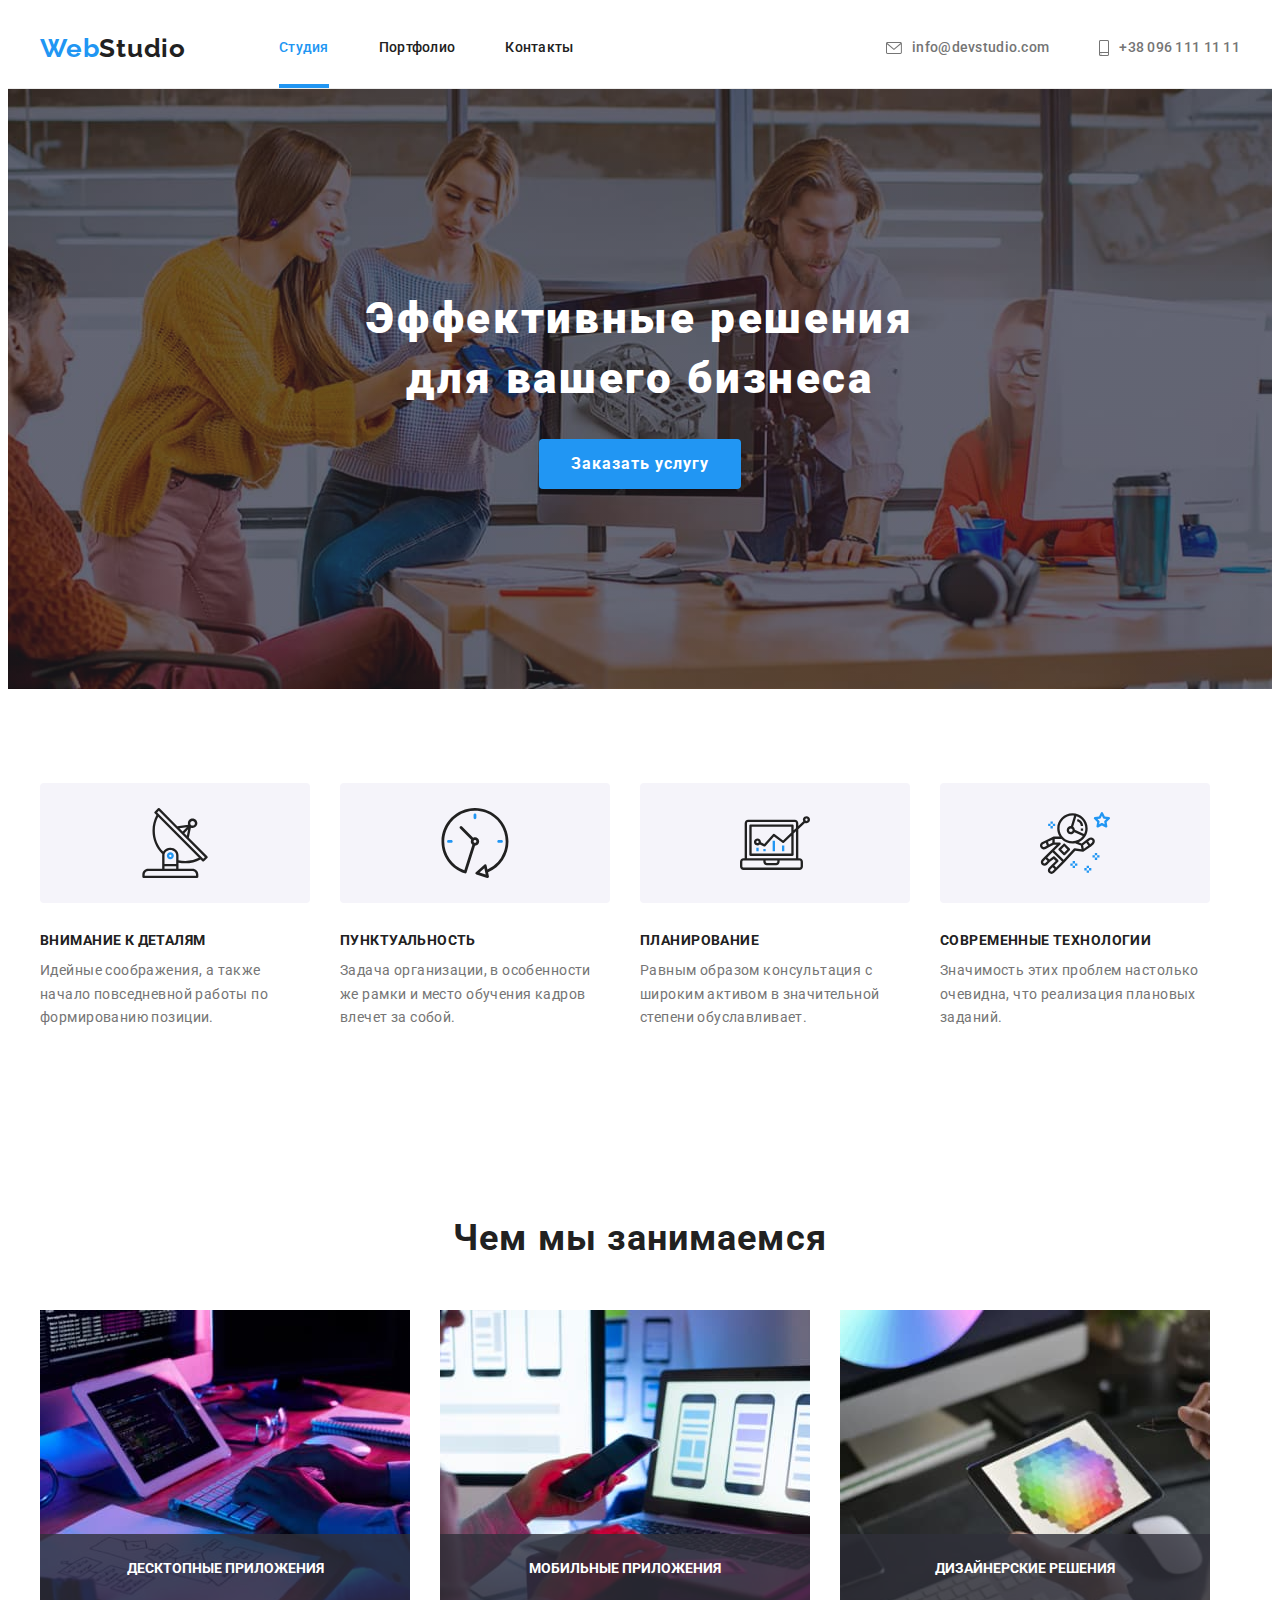
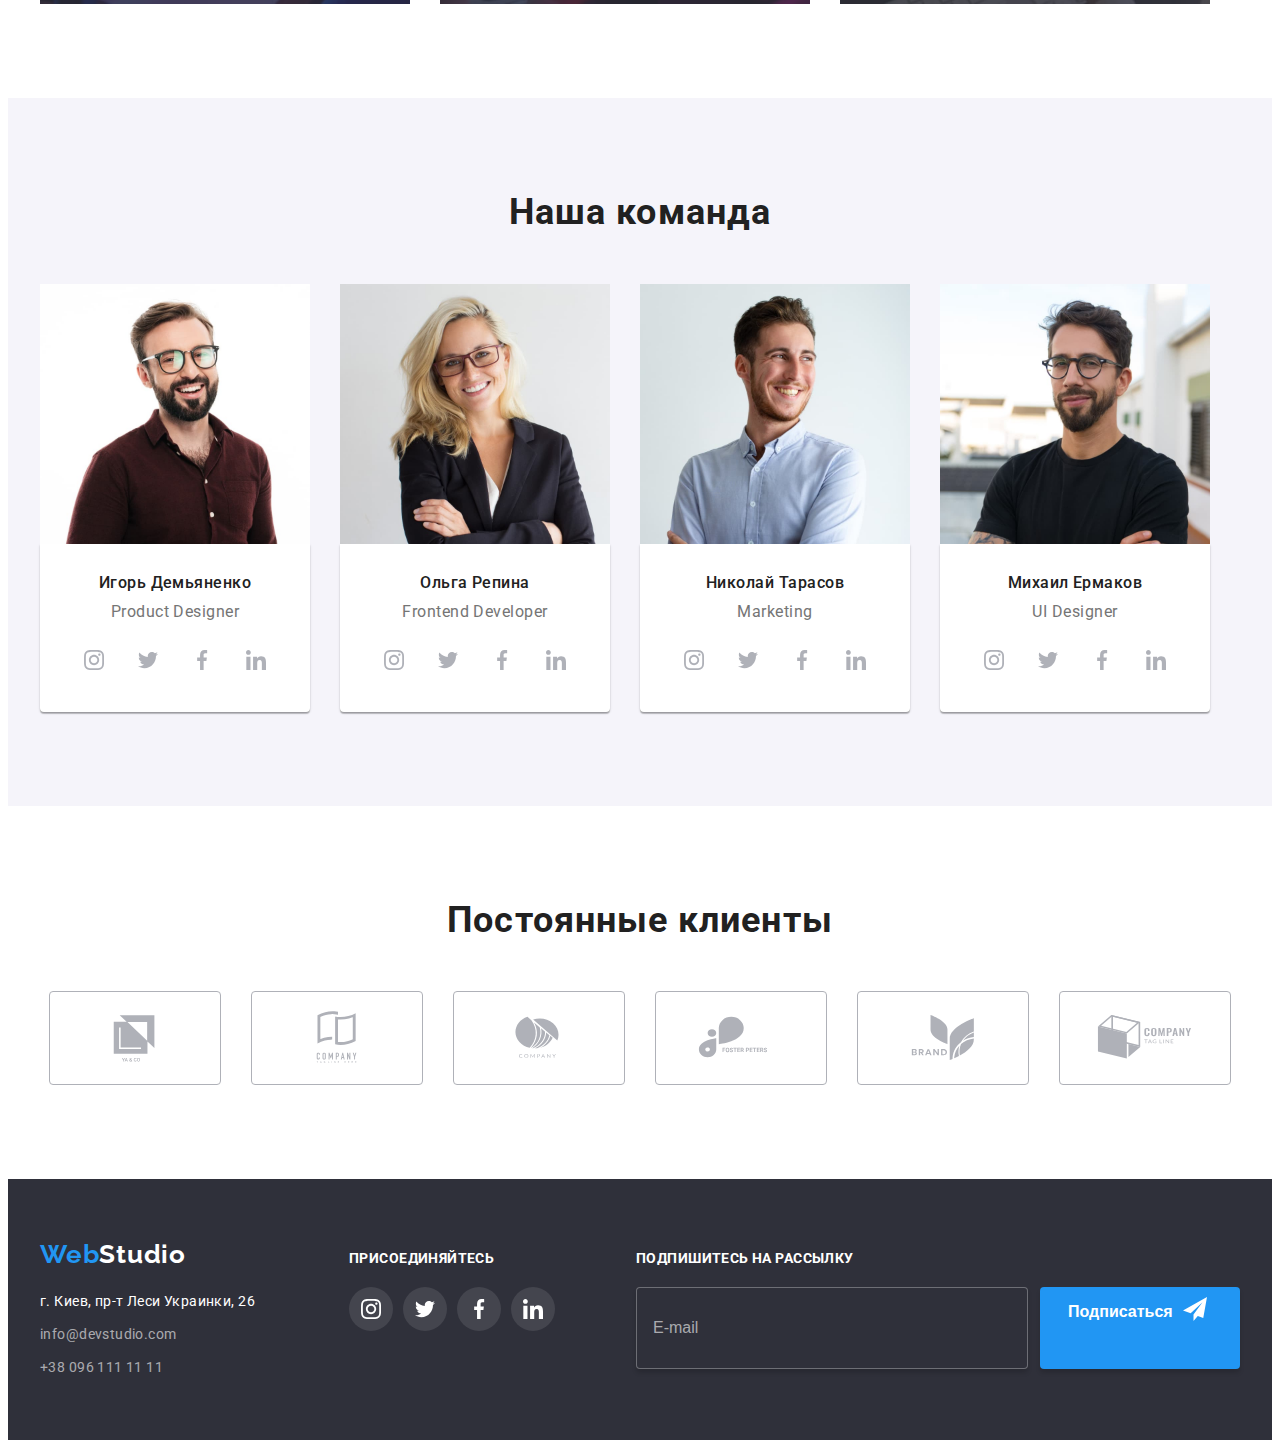
<file: index.html>
<!DOCTYPE html>
<html lang="ru">
  <head>
    <meta charset="UTF-8" />
    <meta http-equiv="X-UA-Compatible" content="IE=edge" />
    <meta name="viewport" content="width=device-width, initial-scale=1.0" />
    <title>Студия</title>
    <link rel="preconnect" href="https://fonts.googleapis.com">
    <link rel="preconnect" href="https://fonts.gstatic.com" crossorigin>
    <link href="https://fonts.googleapis.com/css2?family=Raleway:wght@700&family=Roboto:wght@400;500;700;900&display=swap" rel="stylesheet">
    <link rel="stylesheet" href="https://cdnjs.cloudflare.com/ajax/libs/modern-normalize/1.1.0/modern-normalize.min.css" integrity="sha512-wpPYUAdjBVSE4KJnH1VR1HeZfpl1ub8YT/NKx4PuQ5NmX2tKuGu6U/JRp5y+Y8XG2tV+wKQpNHVUX03MfMFn9Q==" crossorigin="anonymous" referrerpolicy="no-referrer" />
    <link rel="stylesheet" href="./css/styles.css">

  </head>
  <body>
                    <!--Шапка-->
    <header class="header">
      <div class="container header-container"> 

         <a class="logo link" href="./index.html">Web<span class="logo-dark link">Studio</span></a>
        <nav>
           <ul class="nav-list list">
            <li class="nav-item"> 
                <a href="./index.html" class="menu-nav link-current link" >Студия</a>
             </li>
             <li class="nav-item">
                <a href="./portfolio.html" class="menu-nav link">Портфолио</a>
             </li>
             <li class="nav-item">
                <a href="#" class="menu-nav link">Контакты</a>
             </li> 
           </ul>
        </nav>

      <ul class="list header-list">
        <li class="nav-item">
          <a href="mailto:info@devstudio.com" class="address-black link">
            <svg class="icom-contact" width="16" height="12">
                <use href="./images/sprite.svg#envelope"></use>
            </svg>  
            info@devstudio.com</a>
        </li>
        <li>
          <a href="tel:380961111111" class="address-black link">
            <svg class="icom-contact" width="10" height="16">
                <use href="./images/sprite.svg#smartphone"></use>
            </svg>  
            +38 096 111 11 11</a>
        </li>
    </ul></div> 
</div>
    </header>

    <main>
                   <!-- Герой-->
        <section class="hero section">
            <div class="container"> 
                <h1 class="hero-title">Эффективные решения <br/>для вашего бизнеса<br/></h1>
                <button data-modal-open class="btn-hero" type="button">Заказать услугу</button>
                <div data-modal class="backdrop is-hidden"> 
                    <div class="modal-wrapper"> 
                        <strong class="modal-titl">Оставьте свои данные, мы вам перезвоним</strong>
                        <form class="modal-form">
                            
                                <div class="form-group">
                                    <label class="modal-label">
                                         <span class="modal-data">Имя</span> 
                                        <input class="modal-input" type="text" name="name">
                                        <svg class="icon-form" width="18" height="18">
                                            <use href="./images/sprite.svg#person-black"></use>
                                        </svg>
                                    </label>
                                </div>
                        
                               <div class="form-group">
                                <label class="modal-label">
                                    <span class="modal-data">Телефон</span> 
                                    <input class="modal-input" type="tel" name="phone">
                                    <svg class="icon-form" width="18" height="18">
                                        <use href="./images/sprite.svg#phone-black"></use>
                                    </svg>
                                </label>
                               </div>
                        
                                <div class="form-group">
                                    <label class="modal-label">
                                        <span class="modal-data">Почта</span> 
                                        <input class="modal-input" type="email" name="email">
                                        <svg class="icon-form" width="18" height="18">
                                            <use href="./images/sprite.svg#email-black"></use>
                                        </svg>
                                    </label>
                                </div>
                        
                                <div class="form-group-coment">
                                    <label>
                                        <span class="modal-data">Комментарий</span>  
                                        <textarea class="coment" name="coment" rows="8" placeholder="Введите текст"></textarea>
                                    </label>
                                </div>
                                 
                                <div class="form-group-consent">
                                    <label class="consent modal-label"> 
                                      
                                    <input class="visually-hidden checkbox" type="checkbox" />
                                    <span class="custom-checkbox">
                                        <svg class="modal-check" width="16" height="15">
                                        <use href="./images/sprite.svg#icon-check"></use>
                                      </svg>
                                    </span>
                                    Соглашаюсь с рассылкой и принимаю
                                    <a href="" class="modal-link">Условия договора</a>
                                  </label>
                                </div>

                                  <button class="submit" type="submit">Отправить</button>
                            
                        </form>
                        <button data-modal-close class="modal-btn">
                            <svg class="icom-close" width="18" height="18">
                                <use href="./images/sprite.svg#close"></use> 
                            </svg>
                        </button>
                    </div>
                </div>
            </div>
        </section>
                   <!--Особенности-->

        <section class="section feature">
            <div class="container"> 
            <h2 class="visually-hidden">Особености</h2>
            <ul class="feature-list list">
                <li class="feature-item item">
                    <div class="feature-group">
                        <svg class="feature-icom" width="70" height="70">
                            <use href="./images/sprite.svg#antenna"></use>
                        </svg>
                    </div>
                    <h3 class="feature-subtitle">Внимание к деталям</h3>
                    <p class="description">Идейные соображения, а также начало повседневной работы по формированию позиции.</p>
                </li>
                <li class="feature-item item">
                    <div class="feature-group">
                        <svg class="feature-icom" width="70" height="70">
                            <use href="./images/sprite.svg#clock"></use>
                        </svg>
                    </div>
                    <h3 class="feature-subtitle">Пунктуальность</h3>
                    <p class="description">Задача организации, в особенности же рамки и место обучения кадров влечет за собой.</p>
                </li>
                <li class="feature-item item">
                    <div class="feature-group">
                        <svg class="feature-icom" width="70" height="70">
                            <use href="./images/sprite.svg#diagram"></use>
                        </svg>
                    </div>
                    <h3 class="feature-subtitle">Планирование</h3>
                    <p class="description">Равным образом консультация с широким активом в значительной степени обуславливает.</p>
                </li>
                <li class="feature-item item">
                    <div class="feature-group">
                        <svg class="feature-icom" width="70" height="70">
                            <use href="./images/sprite.svg#astronaut"></use>
                        </svg>
                    </div>
                    <h3 class="feature-subtitle">Современные технологии</h3>
                    <p class="description">Значимость этих проблем настолько очевидна, что реализация плановых заданий.</p>
                </li>
            </ul>
            </div>
        </section>

                   <!--Чем мы занимаемся-->

        <section class="section about">
            <div class="container"> 
            <h2 class="section-title">Чем мы занимаемся</h2>
                <ul class="about-list list">
                    <li class="about-item item">
                        <img src="./images/about/about-1.jpg" alt="Верстка сайтов" width="370" height="294">
                        <div class="about-label">
                            <p class="about-text">Десктопные приложения</p>
                        </div>
                    </li>
                    <li class="about-item item">
                        <img src="./images/about/about-2.jpg" alt="Разработка мобильного приложения" width="370" height="294">
                        <div class="about-label">
                            <p class="about-text">Мобильные приложения</p>
                        </div>
                    </li>
                    <li class="about-item item">
                        <img src="./images/about/about-3.jpg" alt="Дизайн сайтов" width="370" height="294">
                        <div class="about-label">
                            <p class="about-text">Дизайнерские решения</p>
                        </div>
                    </li>
                </ul>
            </div>
        </section>
                       <!--Наша команда-->

        <section class="section team">
            <div class="container"> 
            <h2 class="section-title">Наша команда</h2>
            <ul class="team-list list">
                <li class="member-item">
                    <img src="./images/team/team-1.jpg" alt="фото Игоря Демьяненко" width="270" height="260">
                    <div class="member-group">
                        <h3 class="member-title">Игорь Демьяненко</h3>
                        <p class="member-position" lang="en">Product Designer</p>
                        
                            <ul class="social-list list">
                                <li class="social-item">
                                    <a class="social-link link" 
                                       href=""
                                       target="_blank"
                                       rel="noopener noreferrer"
                                       aria-label="иконка Instagram">
                                        <svg class="social-icom" width="20" height="20">
                                            <use href="./images/sprite.svg#instagram"></use>
                                        </svg>
                                    </a>
                                </li>
                                <li class="social-item"> 
                                    <a class="social-link link"
                                       href=""
                                       target="_blank"
                                       rel="noopener noreferrer"
                                       aria-label="иконка Twitter">
                                        <svg class="social-icom" width="20" height="20">
                                            <use href="./images/sprite.svg#twitter"></use>
                                        </svg>
                                    </a>
                                </li>
                                <li class="social-item">
                                    <a class="social-link link"
                                       href=""
                                       target="_blank"
                                       rel="noopener noreferrer"
                                       aria-label="иконка Facebook">
                                        <svg class="social-icom" width="20" height="20">
                                            <use href="./images/sprite.svg#facebook"></use>
                                        </svg>
                                    </a>
                                </li>
                                <li class="social-item">
                                    <a class="social-link link"
                                       href=""
                                       target="_blank"
                                       rel="noopener noreferrer"
                                       aria-label="иконка Linkedin">
                                        <svg class="social-icom" width="20" height="20">
                                            <use href="./images/sprite.svg#linkedin"></use>
                                        </svg>
                                    </a>
                                </li>
                            </ul>
                        
                    </div>
                   
                </li>
                <li class="member-item">
                    <img src="./images/team/team-2.jpg" alt="фото Ольги Репиной" width="270" height="260">
                    <div class="member-group">
                        <h3 class="member-title">Ольга Репина</h3>
                        <p class="member-position" lang="en">Frontend Developer</p>
                        <div class="socials-group">
                            <ul class="social-list list">
                                <li class="social-item">
                                    <a class="social-link link" 
                                       href=""
                                       target="_blank"
                                       rel="noopener noreferrer"
                                       aria-label="иконка Instagram">
                                        <svg class="social-icom" width="20" height="20">
                                            <use href="./images/sprite.svg#instagram"></use>
                                        </svg>
                                    </a>
                                </li>
                                <li class="social-item"> 
                                    <a class="social-link link"
                                       href=""
                                       target="_blank"
                                       rel="noopener noreferrer"
                                       aria-label="иконка Twitter">
                                        <svg class="social-icom" width="20" height="20">
                                            <use href="./images/sprite.svg#twitter"></use>
                                        </svg>
                                    </a>
                                </li>
                                <li class="social-item">
                                    <a class="social-link link"
                                       href=""
                                       target="_blank"
                                       rel="noopener noreferrer"
                                       aria-label="иконка Facebook">
                                        <svg class="social-icom" width="20" height="20">
                                            <use href="./images/sprite.svg#facebook"></use>
                                        </svg>
                                    </a>
                                </li>
                                <li class="social-item">
                                    <a class="social-link link"
                                       href=""
                                       target="_blank"
                                       rel="noopener noreferrer"
                                       aria-label="иконка Linkedin">
                                        <svg class="social-icom" width="20" height="20">
                                            <use href="./images/sprite.svg#linkedin"></use>
                                        </svg>
                                    </a>
                                </li>
                            </ul>
                        </div>
                    </div>
                </li>
                <li class="member-item">
                    <img src="./images/team/team-3.jpg" alt="фото Николая Тарасова" width="270" height="260">
                    <div class="member-group">
                        <h3 class="member-title">Николай Тарасов</h3>
                        <p class="member-position" lang="en">Marketing</p>
                        <div class="socials-group">
                            <ul class="social-list list">
                                <li class="social-item">
                                    <a class="social-link link" 
                                       href=""
                                       target="_blank"
                                       rel="noopener noreferrer"
                                       aria-label="иконка Instagram">
                                        <svg class="social-icom" width="20" height="20">
                                            <use href="./images/sprite.svg#instagram"></use>
                                        </svg>
                                    </a>
                                </li>
                                <li class="social-item"> 
                                    <a class="social-link link"
                                       href=""
                                       target="_blank"
                                       rel="noopener noreferrer"
                                       aria-label="иконка Twitter">
                                        <svg class="social-icom" width="20" height="20">
                                            <use href="./images/sprite.svg#twitter"></use>
                                        </svg>
                                    </a>
                                </li>
                                <li class="social-item">
                                    <a class="social-link link"
                                       href=""
                                       target="_blank"
                                       rel="noopener noreferrer"
                                       aria-label="иконка Facebook">
                                        <svg class="social-icom" width="20" height="20">
                                            <use href="./images/sprite.svg#facebook"></use>
                                        </svg>
                                    </a>
                                </li>
                                <li class="social-item">
                                    <a class="social-link link"
                                       href=""
                                       target="_blank"
                                       rel="noopener noreferrer"
                                       aria-label="иконка Linkedin">
                                        <svg class="social-icom" width="20" height="20">
                                            <use href="./images/sprite.svg#linkedin"></use>
                                        </svg>
                                    </a>
                                </li>
                            </ul>
                        </div>
                    </div>
                </li>
                <li class="member-item">
                    <img src="./images/team/team-4.jpg" alt="фото Михаила Ермакова" width="270" height="260">
                    <div class="member-group">
                        <h3 class="member-title">Михаил Ермаков</h3>
                        <p class="member-position" lang="en">UI Designer</p>
                        <div class="socials-group">
                            <ul class="social-list list">
                                <li class="social-item">
                                    <a class="social-link link" 
                                       href=""
                                       target="_blank"
                                       rel="noopener noreferrer"
                                       aria-label="иконка Instagram">
                                        <svg class="social-icom" width="20" height="20">
                                            <use href="./images/sprite.svg#instagram"></use>
                                        </svg>
                                    </a>
                                </li>
                                <li class="social-item"> 
                                    <a class="social-link link"
                                       href=""
                                       target="_blank"
                                       rel="noopener noreferrer"
                                       aria-label="иконка Twitter">
                                        <svg class="social-icom" width="20" height="20">
                                            <use href="./images/sprite.svg#twitter"></use>
                                        </svg>
                                    </a>
                                </li>
                                <li class="social-item">
                                    <a class="social-link link"
                                       href=""
                                       target="_blank"
                                       rel="noopener noreferrer"
                                       aria-label="иконка Facebook">
                                        <svg class="social-icom" width="20" height="20">
                                            <use href="./images/sprite.svg#facebook"></use>
                                        </svg>
                                    </a>
                                </li>
                                <li class="social-item">
                                    <a class="social-link link"
                                       href=""
                                       target="_blank"
                                       rel="noopener noreferrer"
                                       aria-label="иконка Linkedin">
                                        <svg class="social-icom" width="20" height="20">
                                            <use href="./images/sprite.svg#linkedin"></use>
                                        </svg>
                                    </a>
                                </li>
                            </ul>
                        </div>
                    </div>
                </li>
            </ul>
            </div>
        </section>


                      <!--Постоянные клиенты-->
        <section class="section">
            <div class="container"> 
                <h2 class="section-title">Постоянные клиенты</h2>
                <ul class="clients-list list">
                    <li class="clients-item">
                        <a class="clients-link" href="">
                            <svg class="clients-icom" width="106" height="60">
                                <use href="./images/sprite.svg#logo1"></use>
                            </svg>
                        </a>
                    </li>
                    <li class="clients-item">
                        <a class="clients-link" href="">
                            <svg class="clients-icom" width="106" height="60">
                                <use href="./images/sprite.svg#logo2"></use>
                            </svg>
                        </a>
                    </li>
                    <li class="clients-item">
                        <a class="clients-link" href="">
                            <svg class="clients-icom" width="106" height="60">
                                <use href="./images/sprite.svg#logo3"></use>
                            </svg>
                        </a>
                    </li>
                    <li class="clients-item">
                        <a class="clients-link link" href="">
                            <svg class="clients-icom" width="106" height="60">
                                <use href="./images/sprite.svg#logo4"></use>
                            </svg>
                        </a>
                    </li>
                    <li class="clients-item">
                        <a class="clients-link" href="">
                            <svg class="clients-icom" width="106" height="60">
                                 <use href="./images/sprite.svg#logo5"></use>
                            </svg>
                        </a>
                    </li>
                    <li class="clients-item">
                        <a class="clients-link" href="">
                             <svg class="clients-icom" width="106" height="60">
                                <use href="./images/sprite.svg#logo6"></use>
                             </svg>
                         </a>
                    </li>
                </ul>
                        
            </div>
        </section>         
    </main>

                      <!--Подвал-->

    <footer class="bg-footer">
        <div class="container bg-group"> 
        <div class="footer">
            <a class="logo link" href="./index.html">Web<span class="logo-white link">Studio</span></a>
        <address class="footer-adress">
            <ul class="address-list list">
                <li class="item footer-item">
                    <a href="https://bit.ly/3pXMvUd" target="_blank" rel="noopener noreferrer" class="address logo-white link">г. Киев, пр-т
                    Леси Украинки, 26</a> </li>
                <li class="item footer-item">
                  <a href="mailto:info@devstudio.com" class="address white link">info@devstudio.com</a>
                </li>
                <li class="item footer-item">
                  <a href="tel:380961111111" class="address white link">+38 096 111 11 11</a>
                </li>
            </ul>
        </address>
        </div>
        <div class="join-group">
            <p class="join-text">присоединяйтесь</p>
            <ul class="join-list list">
                <li class="join-item">
                    <a class="join-link link" 
                       href=""
                       target="_blank"
                       rel="noopener noreferrer"
                       aria-label="иконка Instagram">
                        <svg class="join-icom" width="20" height="20">
                            <use href="./images/sprite.svg#instagram"></use>
                        </svg>
                    </a>
                </li>
                <li class="social-item"> 
                    <a class="join-link link"
                       href=""
                       target="_blank"
                       rel="noopener noreferrer"
                       aria-label="иконка Twitter">
                        <svg class="join-icom" width="20" height="20">
                            <use href="./images/sprite.svg#twitter"></use>
                        </svg>
                    </a>
                </li>
                <li class="join-item">
                    <a class="join-link link"
                       href=""
                       target="_blank"
                       rel="noopener noreferrer"
                       aria-label="иконка Facebook">
                        <svg class="join-icom" width="20" height="20">
                            <use href="./images/sprite.svg#facebook"></use>
                        </svg>
                    </a>
                </li>
                <li class="join-item">
                    <a class="join-link link"
                       href=""
                       target="_blank"
                       rel="noopener noreferrer"
                       aria-label="иконка Linkedin">
                        <svg class="join-icom" width="20" height="20">
                            <use href="./images/sprite.svg#linkedin"></use>
                        </svg>
                    </a>
                </li>
            </ul>
        </div>
        <div class="send-email">
            <p class="send-text">Подпишитесь на рассылку</p>
            <form class="form-send">
               <label>
                  <input class="input-sent" type="email" name="email" placeholder="E-mail">
               </label>
          
                <button class="button-send" type="submit">
                   Подписаться  
                   <svg class="icon-send" width="24" height="24">
                      <use href="./images/sprite.svg#icon-send"></use>
                   </svg>
                </button>
             </form>
          </div>
        </div>
    </footer>
    <script src="./js/modal.js"></script>
  </body>
</html>
</file>
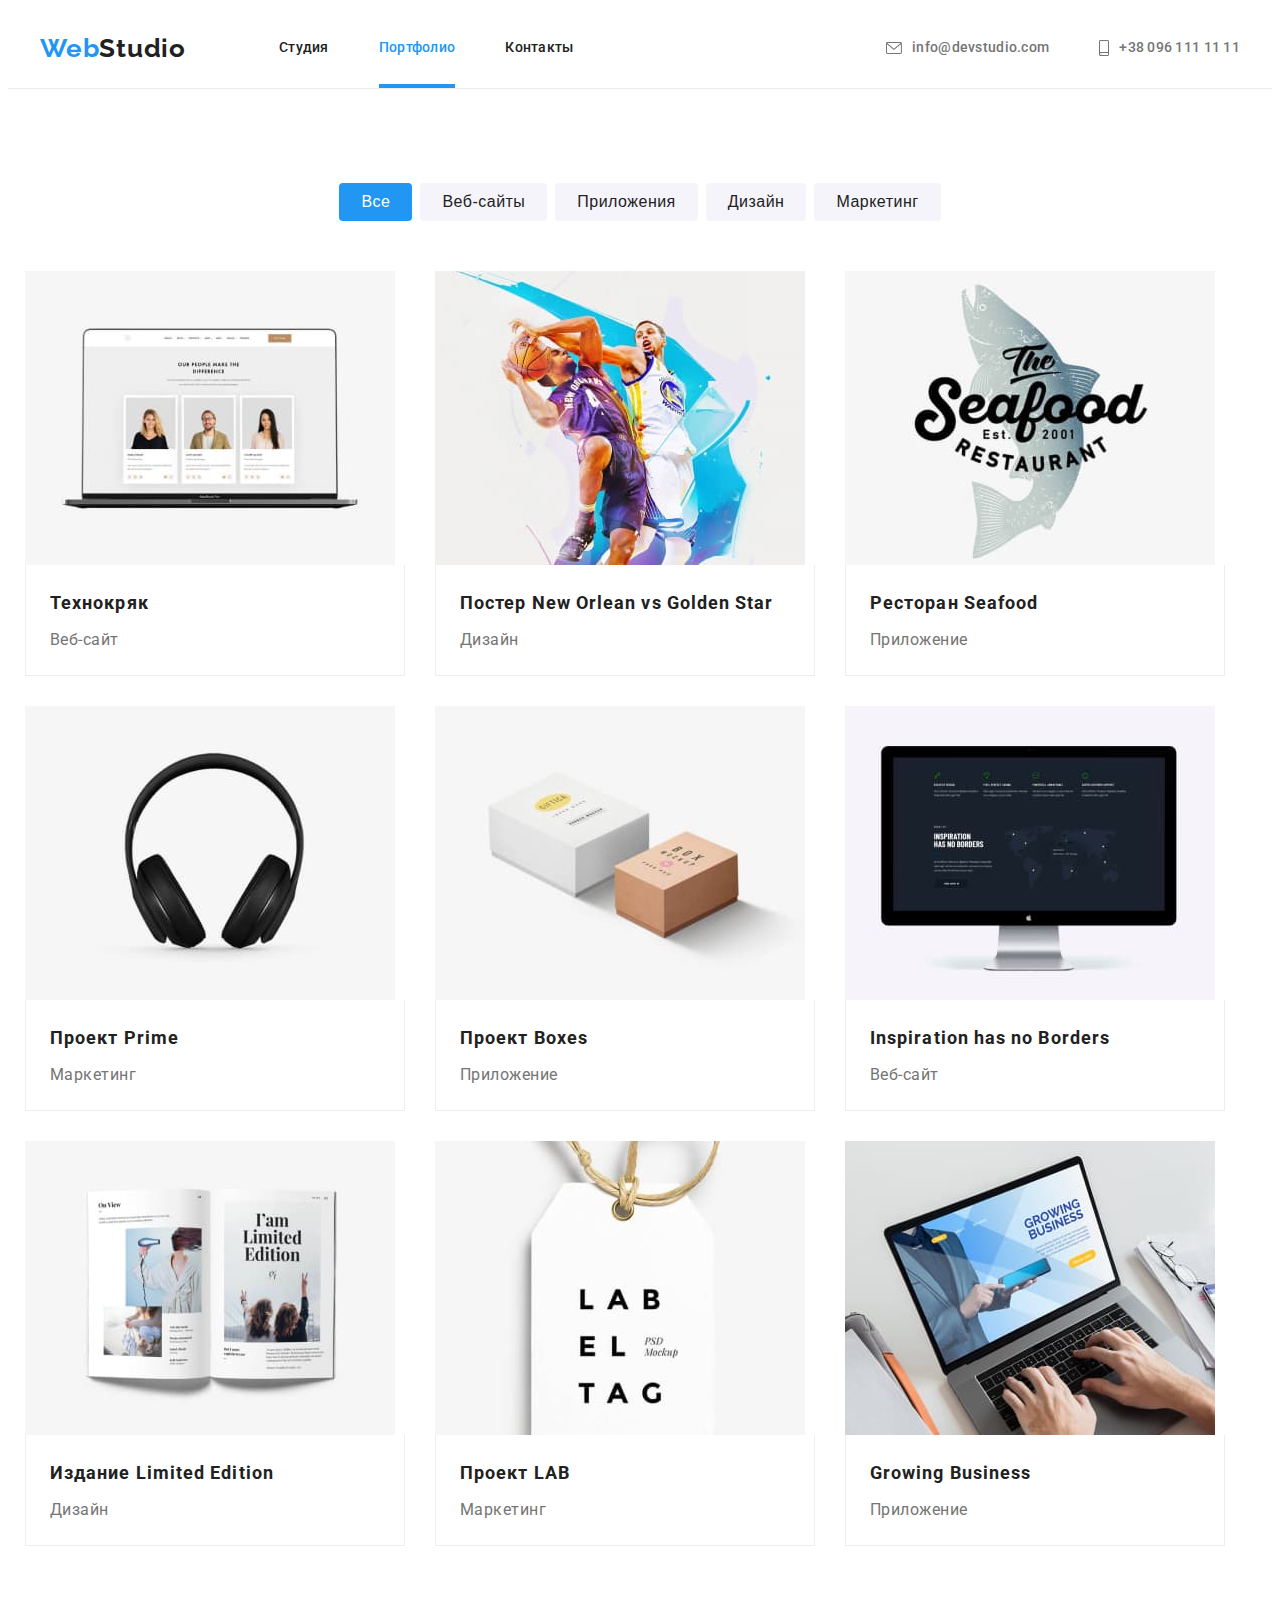
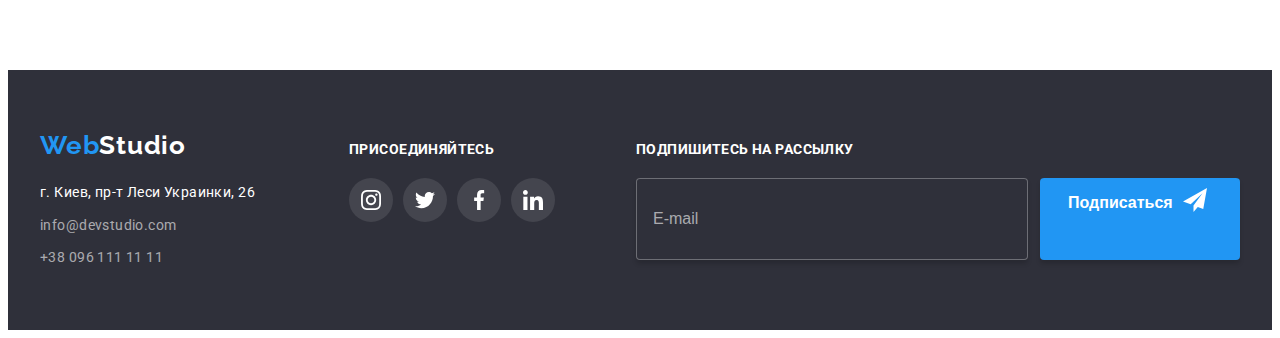
<file: portfolio.html>
<!DOCTYPE html>
<html lang="ru">
  <head>
    <meta charset="UTF-8" />
    <meta http-equiv="X-UA-Compatible" content="IE=edge" />
    <meta name="viewport" content="width=device-width, initial-scale=1.0" />
    <title>Портфолио</title>
    <link rel="preconnect" href="https://fonts.googleapis.com">
    <link rel="preconnect" href="https://fonts.gstatic.com" crossorigin>
    <link href="https://fonts.googleapis.com/css2?family=Raleway:wght@700&family=Roboto:wght@400;500;700;900&display=swap" 
    rel="stylesheet">
    <link rel="stylesheet" href="https://cdnjs.cloudflare.com/ajax/libs/modern-normalize/1.1.0/modern-normalize.min.css" integrity="sha512-wpPYUAdjBVSE4KJnH1VR1HeZfpl1ub8YT/NKx4PuQ5NmX2tKuGu6U/JRp5y+Y8XG2tV+wKQpNHVUX03MfMFn9Q==" crossorigin="anonymous" referrerpolicy="no-referrer" />
    <link rel="stylesheet" href="./css/styles.css">
  </head>
  <body>

    <!--Шапка-->
  <header class="header">
       <div class="container header-container"> 

         <a class="logo link" href="./index.html">Web<span class="logo-dark link">Studio</span></a>
         <nav>
           <ul class="nav-list list">
             <li class="nav-item"> 
               <a href="./index.html" class="menu-nav link" >Студия</a>
             </li>
             <li class="nav-item">
               <a href="./portfolio.html" class="menu-nav link-current link">Портфолио</a>
             </li>
             <li class="nav-item">
               <a href="#" class="menu-nav link">Контакты</a>
             </li> 
           </ul>
         </nav>

         <ul class="list header-list">
           <li class="nav-item">
              <a href="mailto:info@devstudio.com" class="address-black link">
                <svg class="icom-contact" width="16" height="12">
                  <use href="./images/sprite.svg#envelope"></use>
              </svg>  
              info@devstudio.com</a>
           </li>
           <li>
              <a href="tel:380961111111" class="address-black link">
                <svg class="icom-contact" width="10" height="16">
                  <use href="./images/sprite.svg#smartphone"></use>
              </svg>  
              +38 096 111 11 11</a>
           </li>
         </ul>
       </div>
  </header>

    <main> 
      <!--Портфолио-->
        <section class="section"> 
          <div class="container"> 

             <h1 class="visually-hidden">Портфолио</h1>
             <ul class="filter-list list">

                <li class="filter-item">
                    <button class="all-btn btn" type="button" >Все</button>
                </li>
                <li class="filter-item">
                    <button class="filter-btn btn" type="button">Веб-сайты</button>
                </li>
                <li class="filter-item">
                    <button class="filter-btn btn" type="button">Приложения</button>
                </li>
                <li class="filter-item">
                   <button class="filter-btn btn" type="button">Дизайн</button>
                </li>
                <li class="filter-item">
                    <button class="filter-btn btn" type="button">Маркетинг</button>
                </li>
             </ul>
          
            <ul class="project-list list">
                 <li class="project-item">
                    <a class="project-link link" href="">
                      <div class="project-overlay">
                         <img src="./images/project/project1.jpg" alt="Открытая страница сайта" width="370" height="294">
                         <p class="content-overlay">
                            Ресурс предлагает комплексные предложения с разным уровнем функционала и сервисов. Все это позволит посетителю получить исчерпывающие сведения о компании или частном лице.
                         </p>
                      </div>
                      <div class="project">
                         <h2 class="project-title">Технокряк</h2>
                         <p class="project-text">Веб-сайт</p>
                      </div>
                    </a> 
                 </li>
                 <li class="project-item">
                    <a class="project-link link" href="">
                       <div class="project-overlay">
                         <img src="./images/project/project2.jpg" alt="Два баскетболиста в прыжке" width="370" height="294">
                         <p class="content-overlay">
                            Ресурс предлагает комплексные предложения с разным уровнем функционала и сервисов. Все это позволит посетителю получить исчерпывающие сведения о компании или частном лице.
                         </p>
                       </div>
                      <div class="project">
                       <h2 class="project-title"> Постер New Orlean vs Golden Star</h2>
                       <p class="project-text">Дизайн</p>
                      </div>
                    </a>
                 </li>
                 
                 <li class="project-item">
                  <a class="project-link link" href="">
                      <div class="project-overlay">
                        <img src="./images/project/project3.jpg" alt="Логотип Ресторана Seafood" width="370" height="294">
                        <p class="content-overlay">
                          Ресурс предлагает комплексные предложения с разным уровнем функционала и сервисов. Все это позволит посетителю получить исчерпывающие сведения о компании или частном лице.
                        </p>
                      </div>
                      
                      <div class="project">
                         <h2 class="project-title"> Ресторан Seafood</h2>
                         <p class="project-text">Приложение</p>
                      </div>
                  </a>
               </li>
                 <li class="project-item">
                     <a class="project-link link" href="">
                      <div class="project-overlay">
                        <img src="./images/project/project4.jpg" alt="Наушники" width="370" height="294">
                        <p class="content-overlay">
                          Ресурс предлагает комплексные предложения с разным уровнем функционала и сервисов. Все это позволит посетителю получить исчерпывающие сведения о компании или частном лице.
                        </p>
                       </div>
                    
                      <div class="project">
                        <h2 class="project-title"> Проект Prime</h2>
                        <p class="project-text">Маркетинг</p>
                      </div>
                     </a>                      
                 </li>
                 <li class="project-item">
                      <a class="project-link link" href="">
                        <div class="project-overlay">
                          <img src="./images/project/project5.jpg" alt="Две коробки" width="370" height="294">
                          <p class="content-overlay">
                            Ресурс предлагает комплексные предложения с разным уровнем функционала и сервисов. Все это позволит посетителю получить исчерпывающие сведения о компании или частном лице.
                          </p>
                         </div>
                       
                      <div class="project">
                        <h2 class="project-title"> Проект Boxes</h2>
                        <p class="project-text">Приложение</p>
                      </div>
                      </a>                     
                 </li>
                 <li class="project-item">
                  <a class="project-link link" href="">
                      <div class="project-overlay">
                        <img src="./images/project/project6.jpg" alt="Экран монитора" width="370" height="294">
                        <p class="content-overlay">
                          Ресурс предлагает комплексные предложения с разным уровнем функционала и сервисов. Все это позволит посетителю получить исчерпывающие сведения о компании или частном лице.
                        </p>
                      </div>
                      
                      <div class="project">
                         <h2 class="project-title"> Inspiration has no Borders</h2>
                         <p class="project-text">Веб-сайт</p>
                      </div>
                  </a>
               </li>
                 <li class="project-item">
                     <a class="project-link link" href="">
                      <div class="project-overlay">
                        <img src="./images/project/project7.jpg" alt="Открытая книга" width="370" height="294">
                        <p class="content-overlay">
                          Ресурс предлагает комплексные предложения с разным уровнем функционала и сервисов. Все это позволит посетителю получить исчерпывающие сведения о компании или частном лице.
                        </p>
                       </div>
                      
                      <div class="project">
                       <h2 class="project-title"> Издание Limited Edition</h2>
                       <p class="project-text">Дизайн</p>
                      </div>
                     </a>                   
                 </li>
                 <li class="project-item">
                     <a class="project-link link" href="">
                      <div class="project-overlay">
                        <img src="./images/project/project8.jpg" alt="Бирка" width="370" height="294">
                        <p class="content-overlay">
                          Ресурс предлагает комплексные предложения с разным уровнем функционала и сервисов. Все это позволит посетителю получить исчерпывающие сведения о компании или частном лице.
                        </p>
                       </div>
                    
                      <div class="project">
                       <h2 class="project-title"> Проект LAB</h2>
                       <p class="project-text">Маркетинг</p>
                      </div>  
                     </a>                  
                 </li>
                 <li class="project-item">
                     <a class="project-link link" href="">
                       <div class="project-overlay">
                          <img src="./images/project/project9.jpg" alt="Робота на ноутбуке" width="370" height="294">
                          <p class="content-overlay">
                             Ресурс предлагает комплексные предложения с разным уровнем функционала и сервисов. Все это позволит посетителю получить исчерпывающие сведения о компании или частном лице.
                          </p>
                       </div>
                       <div class="project">
                          <h2 class="project-title"> Growing Business</h2>
                          <p class="project-text">Приложение</p>
                       </div>
                     </a>
                 </li>
             </ul>
          </div>
        </section>
    </main>
          <!--Подвал-->
      <footer class="bg-footer">
          <div class="container bg-group"> 
            <div class="footer">
                <a class="logo link" href="./index.html">Web<span class="logo-white link">Studio</span></a>
            <address class="footer-adress">
                <ul class="address-list list">
                    <li class="item footer-item">
                        <a href="https://bit.ly/3pXMvUd" target="_blank" rel="noopener noreferrer" class="address logo-white link">г. Киев, пр-т
                        Леси Украинки, 26</a> </li>
                    <li class="item footer-item">
                      <a href="mailto:info@devstudio.com" class="address white link">info@devstudio.com</a>
                    </li>
                    <li class="item footer-item">
                      <a href="tel:380961111111" class="address white link">+38 096 111 11 11</a>
                    </li>
                </ul>
            </address>
            </div>
            <div class="join-group">
                <p class="join-text">присоединяйтесь</p>
                <ul class="join-list list">
                    <li class="join-item">
                        <a class="join-link link" 
                           href=""
                           target="_blank"
                           rel="noopener noreferrer"
                           aria-label="иконка Instagram">
                            <svg class="join-icom" width="20" height="20">
                                <use href="./images/sprite.svg#instagram"></use>
                            </svg>
                        </a>
                    </li>
                    <li class="social-item"> 
                        <a class="join-link link"
                           href=""
                           target="_blank"
                           rel="noopener noreferrer"
                           aria-label="иконка Twitter">
                            <svg class="join-icom" width="20" height="20">
                                <use href="./images/sprite.svg#twitter"></use>
                            </svg>
                        </a>
                    </li>
                    <li class="join-item">
                        <a class="join-link link"
                           href=""
                           target="_blank"
                           rel="noopener noreferrer"
                           aria-label="иконка Facebook">
                            <svg class="join-icom" width="20" height="20">
                                <use href="./images/sprite.svg#facebook"></use>
                            </svg>
                        </a>
                    </li>
                    <li class="join-item">
                        <a class="join-link link"
                           href=""
                           target="_blank"
                           rel="noopener noreferrer"
                           aria-label="иконка Linkedin">
                            <svg class="join-icom" width="20" height="20">
                                <use href="./images/sprite.svg#linkedin"></use>
                            </svg>
                        </a>
                    </li>
                </ul>
            </div>
            <div class="send-email">
                <p class="send-text">Подпишитесь на рассылку</p>
                <form class="form-send">
                   <label>
                      <input class="input-sent" type="email" name="email" placeholder="E-mail">
                   </label>
              
                    <button class="button-send" type="submit">
                       Подписаться  
                       <svg class="icon-send" width="24" height="24">
                          <use href="/images/sprite.svg#icon-send"></use>
                       </svg>
                    </button>
                 </form>
              </div>
          </div>     
        </footer>
  </body>
</html>
</file>
<file: css/styles.css>
/* цвет основного текста #212121 */
/* вторичный цвет текста #757575 */
/* белый #FFFFFF */
/* акцент #2196F3 */
/* вторичный цвет фона #F5F4FA */

:root {
    --title-text-color: #212121;
    --primary-text-color: #757575;
    --accent-color: #2196F3;
    --primary-white-color: #FFFFFF;
    --timing-function: cubic-bezier(0.4, 0, 0.2, 1);
    --duration: 250ms;
}

body{
    font-family: Roboto;
    color: var(--title-text-color);
}

h1,
h2,
h3,
p {
    margin: 0;
}

img {
    display: block;
}

.section {
    padding-top: 94px;
    padding-bottom: 94px;
}

.link {
    text-decoration: none;
    transition-property: color;
    transition-duration: var(--duration);
    transition-timing-function: var(--timing-function);
}

.list {
    list-style: none;

    padding: 0;
    margin: 0;
}

.nav-item .link-current {
    color: var(--accent-color); 
 }

 .menu-nav.link-current::after {
     position: absolute;
     bottom: 0; 
     left: 0;

     content: "";
     display: block;
     width: 100%;
     height: 4px;

     background-color: var(--accent-color);
 }

.address:hover,
.address:focus,
.link:hover,
.link:focus {
    color: var(--accent-color);
}

.container{
    width: 1200px;

    padding-left: 15px;
    padding-right: 15px;

    margin-left: auto;
    margin-right: auto;
}

     /*======Header======*/
.header {
    border-bottom: 1px solid #ECECEC;
}
.header-container {
    display: flex;
    align-items: center;
}
.logo{
    font-family: 'Raleway';
    font-weight: 700;
    font-size: 26px;
    line-height: 1.19;
    letter-spacing: 0.03em;
    color: var(--accent-color);

    margin-right: 93px;
}
.logo-dark {
    color: var(--title-text-color);

}

.nav-list,
.feature-list,
.about-list,
.team-list {
    display: flex;
    align-items: center;
}
.nav-item {
    margin-right: 50px;
}

.nav-item:last-child {
    margin-right: 0;
}
.menu-nav {
    position: relative;
    font-size: 14px;
    font-weight: 500;
    line-height: 1.14;
    letter-spacing: 0.02em;
    color: var(--title-text-color);
}

.menu-nav,
.address-black {
    display: flex;
    align-items: center;

    padding-top: 32px;
    padding-bottom: 32px;
}

.header-list {
    display: flex;
    align-items: center;

    margin-left: auto;
}

.address-black {
    font-weight: 500;
    font-size: 14px;
    line-height: 1.14;
    letter-spacing: 0.02em;

    color: var(--primary-text-color);
}
  
/*=======Контакты иконки=====*/
.icom-contact {
    margin-right: 10px;

    fill: var(--primary-text-color);

    transition-property: fill;
    transition-duration: var(--duration);
    transition-timing-function: var(--timing-function);
}
.link:hover .icom-contact,
.link:focus .icom-contact {
    fill: var(--accent-color);
}

/*=======Модальное окно======*/
.backdrop {
    z-index: 1;
    position: fixed;
    top: 0;
    left: 0;
    width: 100%;
    height: 100%;

    background-color: rgba(0, 0, 0, 0.2);

    transition: opacity var(--duration) var(--timing-function), visibility var(--duration) var(--timing-function);
}

.backdrop.is-hidden {
    visibility: hidden;
    opacity: 0;
    pointer-events: none;
}
.modal-wrapper {
    position: absolute;

    top: 50%;
    left: 50%;
    transform: translate(-50%, -50%);

    width: 528px;
    height: 581px;
    padding: 40px;

    background-color: var(--primary-white-color );
    border-radius: 4px;

    transition: transform var(--duration) var(--timing-function)/*, opacity var(--duration) var(--timing-function)*/;
}

.modal-btn {
    position: absolute;

    top: 10px;
    right: 10px;

    display: flex;
    align-items: center;
    justify-content: center;
   
    width: 30px;
    height: 30px;

    background-color: transparent;
    border: 1px solid rgba(0, 0, 0, 0.1);
    border-radius: 50%;

    cursor: pointer;
}

.backdrop.is-hidden .modal-wrapper {
    transform: translate(-50%, -50%) scale(0.4);
    opacity: 0;
  }

  .backdrop .modal-wrapper {
    transform: translate(-50%, -50%) scale(1);
    opacity: 1;
  }

.icom-close:hover,
.icom-close:focus {
    fill: #2196F3;;
}


  /*=======Модальное окно - форма======*/

  .modal-titl {
    display: block;  
    font-weight: 700;
    font-size: 20px;
    line-height: 1.15;
    letter-spacing: 0.03em;

    text-align: center;

    margin-bottom: 12px;
  }

  .form-group {
      margin-bottom: 10px;
  }
  .modal-label {
      position: relative;
  }
  .modal-data {
      display: block;
      font-weight: 400;
      font-size: 12px;
      line-height: 1.16;

      letter-spacing: 0.01em;

      color: #757575;

      margin-bottom: 4px;
  }
.modal-input {
    width: 100%;
    height: 40px;

    padding: 11px 30px;

    border: 1px solid rgba(33, 33, 33, 0.2);
    border-radius: 4px;

    transition: border var(--duration) var(--timing-function);
}

.coment:hover,
.coment:focus,
.modal-input:hover,
.modal-input:focus {
    outline: 0;
    border-color: var(--accent-color);
    cursor: pointer;
}

.icon-form {
    position: absolute;
    bottom: 1px;
    left: 10px;

    fill: var(--title-text-color);
    transition: fill var(--duration) var(--timing-function);
}

.modal-input:hover ~ .icon-form,
.modal-input:focus ~ .icon-form {
    fill: var(--accent-color);
}

.form-group-coment {
    margin-bottom: 20px;
}

.coment {
    display: block;
    width: 100%;
    height: 120px;
    font-weight: 400;
    font-size: 12px;
    line-height: 1.16;
    letter-spacing: 0.01em;

    color: rgba(117, 117, 117, 0.5);

    border: 1px solid rgba(33, 33, 33, 0.2);
    border-radius: 4px;

    padding: 12px 16px;
}

.coment::placeholder {
    font-size: 14px;
    line-height: 1.14;
    letter-spacing: 0.01em;

    color: rgba(117, 117, 117, 0.5);
}

.coment:not(:placeholder-shown) {
    color: #212121;
}

textarea {
    resize: none;
  }

.form-group-consent {
    margin-bottom: 30px;
}

.consent {
   
    display: flex;
    align-items: center;
    justify-content: center;

    font-weight: 400;
    font-size: 14px;
    line-height: 1.71;

    letter-spacing: 0.03em;

    color: var(--primary-text-color);

    transition: background-color var(--duration) var(--timing-function);
}

.custom-checkbox {
    width: 16px;
    height: 15px;
    margin-right: 10px;

    display: flex;
    align-items: center;
    justify-content: center;
  
    border-radius: 2px;
    outline: 2px solid var(--title-text-color);
    outline-offset: -2px;

    transition: background-color var(--duration) var(--timing-function), outline var(--duration) var(--timing-function);

}

.checkbox:checked + .custom-checkbox {
    background-color: var(--accent-color);
    outline: 2px solid var(--accent-color)
}

.modal-check {
    fill: var(--primary-white-color);
    opacity: 0;

    transition: opacity var(--duration) var(--timing-function), 
                background-color var(--duration) var(--timing-function);
}

.checkbox:checked + .custom-checkbox .modal-check {
    opacity: 1;
}

.modal-link {
    color: var(--accent-color);
    font-weight: 400;
    font-size: 14px;
    line-height: 1.71;

    letter-spacing: 0.03em;
}


.submit {
    min-width: 200px;
    min-height: 50px;

    margin-right: auto;
    margin-left: auto;

    font-weight: 700;
    font-size: 16px;
    line-height: 1.87;
    color: var(--primary-white-color);

    display: flex;
    align-items: center;
    justify-content: center;
    letter-spacing: 0.06em;

    border: transparent;

    background: var(--accent-color);
    box-shadow: 0px 4px 4px rgba(0, 0, 0, 0.15);
    border-radius: 4px;

    transition: background-color var(--duration) var(--timing-function);
}

.submit:hover,
.submit:focus {

    background: #188CE8;
    cursor: pointer;
}


/*=======Герой=======*/

.hero {
    padding: 200px 0;
    max-width: 1600px;
    
    margin-left: auto;
    margin-right: auto;
    
    background-image: linear-gradient(rgba(47, 48, 58, 0.4), rgba(47, 48, 58, 0.4)), url(../images/background/bg-img.jpg);
    background-size: cover;
    background-position: center;
    background-repeat: no-repeat;
}
 
.hero-title {
    font-weight: 900;
    font-size: 44px;
    line-height: 1.36;
    text-align: center;
    letter-spacing: 0.06em;

    color: var(--primary-white-color);
    margin-bottom: 30px;
}

.btn-hero {
    font-weight: 700;
    font-size: 16px;
    line-height: 1.87;
   
    
    display: flex;
    align-items: center;
    text-align: center;
    letter-spacing: 0.06em;

    box-shadow: 0px 4px 4px rgba(0, 0, 0, 0.15);
    border-radius: 4px;
    border: transparent;

    font-family: inherit;
    color: currentColor;
    background-color: var(--accent-color);

    cursor: pointer;

    color: var(--primary-white-color);
    padding: 10px 32px;
    
    min-width: 200px;
    min-height: 50px;

    margin-left: auto;
    margin-right: auto;

    transition-property: background-color;
    transition-duration: var(--duration);
    transition-timing-function: var(--timing-function);
}
.btn-hero:hover,
.btn-hero:focus {
    background: #188CE8;
}



/*Особенности*/
 .visually-hidden {
    position: absolute;
    width: 1px;
    height: 1px;
    margin: -1px;
    border: 0;
    padding: 0;
    white-space: nowrap;
    clip-path: inset(100%);
    clip: rect(0 0 0 0);
    overflow: hidden;
}

.feature-item {
    width: 270px;
    margin-right: 30px;
}

.feature-item:last-child { 
    margin-right: 0;
}

.feature-subtitle {
    font-size: 14px;
    font-weight: 700;
    line-height: 1.14;
    letter-spacing: 0.03em;
    color: var(--title-text-color);

    text-transform: uppercase;

    margin-bottom: 10px;
}
.description {
    font-size: 14px;
    line-height: 1.71;
    letter-spacing: 0.03em;
    color: var(--primary-text-color);
}

/*======Особености иконки========*/
.feature-group {
    width: 270px;
    height: 120px;

    display: flex;
    align-items: center;
    justify-content: center;

    background: #F5F4FA;
    border-radius: 4px;

    margin-bottom: 30px;
}

/*Чем мы занимаемся*/
.section-title {
    font-size: 36px;
    font-weight: 700;
    line-height: 1.16;
    letter-spacing: 0.03em;
    text-align: center;
    
    color: var(--title-text-color);

    margin-bottom: 50px;
}

.about-item {
    position: relative;
    position: relative;
    margin-right: 30px;
}

.about-item:last-child {
    margin-right: 0;
}

.about-label {
position: absolute;
bottom: 0;
height: 70px;
width: 100%;
background-color: rgba(47, 48, 58, 0.8);
display: flex;
align-items: center;
justify-content: center;
}
.about-text {
    font-weight: 700;
    font-size: 14px;
    line-height: 1.14;
    text-align: center;
    text-transform: uppercase;
    color: var(--primary-white-color);
}
 
/*Наша команда*/
.team {
    background-color:  #F5F4FA;
}

.member-item {
    background-color: var(--primary-white-color);

    margin-right: 30px;
}

.member-item:last-child {
    margin-right: 0;
}
.member-group {
    padding-top: 30px;
    padding-bottom: 30px;

    box-shadow: 0px 1px 3px rgba(0, 0, 0, 0.12), 0px 1px 1px rgba(0, 0, 0, 0.14), 0px 2px 1px rgba(0, 0, 0, 0.2);
    border-radius: 0px 0px 4px 4px;
}
.member-title {
    font-size: 16px;
    font-weight: 500;
    line-height: 1.18;
    letter-spacing: 0.03em;
    text-align: center;
    color: var(--title-text-color);

    margin-bottom: 10px;
}
.member-position {
    font-size: 16px;
    line-height: 1.18;
    letter-spacing: 0.03em;
    text-align: center;
    color: var(--primary-text-color);

    margin-bottom: 16px;
}
/*=======Социфльные иконки======*/
.social-list {
    display: flex;
    align-items: center;
    justify-content: center;
}

.social-item {
    margin-right: 10px;
}

.social-item:last-child {
    margin-right: 0;
}

.social-link {
    display: flex;

    align-items: center;
    justify-content: center;
    
    width: 44px;
    height: 44px;

    background-color: var(--primary-white-color);

    border-radius: 50%;

    transition-property: background-color;
    transition-duration: var(--duration);
    transition-timing-function: var(--timing-function);
}

.social-link:hover,
.social-link:focus {
    background-color: var(--accent-color);
}
 
.social-icom {
    fill: #AFB1B8;

    transition-property: fill;
    transition-duration: var(--duration);
    transition-timing-function: var(--timing-function);
}
.social-link:hover .social-icom,
.social-link:focus .social-icom {
    fill: var(--primary-white-color);
}

/*Постоянные клиенты*/

.clients-list {
    display: flex;
    align-items: center;
    justify-content: center;

}
.clients-item {
   margin-right: 30px;
}

.clients-item:last-child {
    margin-right: 0;
}
.clients-link {
    display: flex;
    align-items: center;
    justify-content: center;

    width: 170px;
    height: 92px;

    border: 1px solid #AFB1B8;
    border-radius: 4px;

    transition-property: border-color;
    transition-duration: var(--duration);
    transition-timing-function: var(--timing-function);
}

.clients-icom {
    fill: #AFB1B8;

    transition-property: fill;
    transition-duration: var(--duration);
    transition-timing-function: var(--timing-function);
}

.clients-link:hover,
.clients-link:focus {
    border-color: var(--accent-color);
}

.clients-link:hover .clients-icom,
.clients-link:focus .clients-icom{
    fill: var(--accent-color);
}
/*Подвал*/

.bg-footer {
    padding-top: 60px;
    padding-bottom: 60px;

    background-color: #2F303A;
}

.logo-white {
    color: var(--primary-white-color);
}
.white {
    color: #FFFFFF99;
}
.footer-adress {
    font-style: normal;
    margin-top: 20px;
}
.address-list {
    font-size: 14px;
    line-height: 1.71;
    letter-spacing: 0.03em;
}

.footer-item {
    margin-bottom: 9px;
}
.footer-item:last-child {
    margin-bottom: 0;
}

.footer {
    margin-right: 70px;
}
.bg-group {
    align-items: baseline;
    display: flex;
    flex-wrap: wrap;
}

/*========Футер иконки=======*/

.join-group {
    margin-right: auto;
}

.join-text,
.send-text {
    font-weight: 700;
    font-size: 14px;
    line-height: 1.14;
    letter-spacing: 0.03em;
    text-transform: uppercase;
    color: var(--primary-white-color);
    
    margin-bottom: 20px;
}

.join-list {
    display: flex;
    align-items: center;
    justify-content: center;
}

.join-item {
    margin-right: 10px;
}

.join-item:last-child {
    margin-right: 0;
}

.join-link {
    display: flex;

    align-items: center;
    justify-content: center;
    
    width: 44px;
    height: 44px;

    background-color: rgba(255, 255, 255, 0.1);;

    border-radius: 50%;

    transition-property: background-color;
    transition-duration: var(--duration);
    transition-timing-function: var(--timing-function);
}

.join-link:hover,
.join-link:focus {
    background-color: var(--accent-color);
}
 
.join-icom {
    fill: var(--primary-white-color);
}
.join-link:hover .social-icom,
.join-link:focus .social-icom {
    fill: var(--primary-white-color);
}

/*Фopма футер*/

.form-send {
    display: flex;
}
 .input-sent {
    width: 358px;
    height: 50px;
    padding: 15px 16px;
    
    font-size: 16px;
    line-height: 1.25;
    color: var(--primary-white-color);
    background-color: #2f303a;
    border: 1px solid rgba(255, 255, 255, 0.3);
    border-radius: 4px;
    box-shadow: 0px 4px 4px rgb(0 0 0 / 15%);
    transition: border-color var(--duration) var(--timing-function);
 }

 .input-sent:hover,
 .input-sent:focus {
    outline: 0;
    border-color: var(--primary-white-color);
 }


.input-sent::placeholder {
    color: rgba(255, 255, 255, 0.6);
  }

  .button-send {
      padding: 10px 28px;
      display: flex;
      min-width: 200px;

      margin-left: 12px;

      background: var(--accent-color);
      box-shadow: 0px 4px 4px rgba(0, 0, 0, 0.15);
      border-radius: 4px;

      color: var(--primary-white-color);

      font-weight: 700;
      font-size: 16px;
      line-height: 1.87;

      transition: border-color var(--duration) var(--timing-function);

      border: transparent;
      cursor: pointer;

  }

  .icon-send {
      margin-left: 10px;
  }

  .button-send:hover,
  .button-send:focus {
      background-color: #188ce8;
  }

/*Портфолио*/

.filter-list{
display: flex;
align-items: center;
justify-content: center;

margin-bottom: 50px;
}

.all-btn,
.filter-btn  {
    font-size: 16px;
    font-weight: 500;
    line-height: 1.62;
    letter-spacing: 0.03em;

    border-radius: 4px;
    border: transparent;

    padding: 6px 22px;
}

.filter-item {
    margin-right: 8px;
}

.filter-item:last-child {
    margin-right: 0;
}

.all-btn {
    background-color: var(--accent-color);
    color: var(--primary-white-color);
    cursor: pointer;
}

.filter-btn {
    background-color: #F5F4FA;
    color: var(--title-text-color);
    cursor: pointer;

    transition-property: background-color color box-shadow;
    transition-duration: var(--duration);
    transition-timing-function: var(--timing-function);
}

.filter-btn:hover,
.filter-btn:focus {
    background-color: #188ce8;;
    color: var(--primary-white-color);

    box-shadow: 0px 3px 1px rgba(0, 0, 0, 0.1), 
                0px 1px 2px rgba(0, 0, 0, 0.08), 
                0px 2px 2px rgba(0, 0, 0, 0.12);
}

.project-list {
    display: flex;
    flex-wrap: wrap;

    margin-left: -15px;
    margin-right: -15px;
}

.project-item {
    margin-right: 30px;
    margin-bottom: 30px;
    flex-basis: calc(100% / 3 - 30px);
}

.project-link {
    display: block;
    transition: box-shadow var(--duration) var(--timing-function);
}

.project-link:hover,
.project-link:focus {
    box-shadow: 0px 1px 1px rgba(0, 0, 0, 0.12), 
                0px 4px 4px rgba(0, 0, 0, 0.06), 
                1px 4px 6px rgba(0, 0, 0, 0.16);

}


.project-title {
    font-size: 18px;
    font-weight: 700;
    line-height: 2;
    letter-spacing: 0.06em;
    color: var(--title-text-color);

    margin-bottom: 4px;
}

.project-text {
    font-size: 16px;
    line-height: 1.87;
    letter-spacing: 0.03em;
    color: var(--primary-text-color);

}

.project {
    
    padding: 20px 24px;

    border-right: 1px solid #EEEEEE;
    border-bottom: 1px solid  #EEEEEE;
    border-left: 1px solid  #EEEEEE;
}

.project-overlay {
    position: relative;
    overflow: hidden;
}
.content-overlay {
    position: absolute;
    left: 0;
    top: 0;

    width: 100%;
    height: 100%;
    padding: 63px 24px;

    font-size: 18px;
    line-height: 1.55;
    color: var(--primary-white-color);

    background-color: rgba(33, 150, 243, 0.9);

    transform: translateY(100%);
    transition: transform var(--duration) var(--timing-function);
}

.project-link:hover .content-overlay,
.project-link:focus .content-overlay {
    transform: translateY(0%); 
}
</file>
